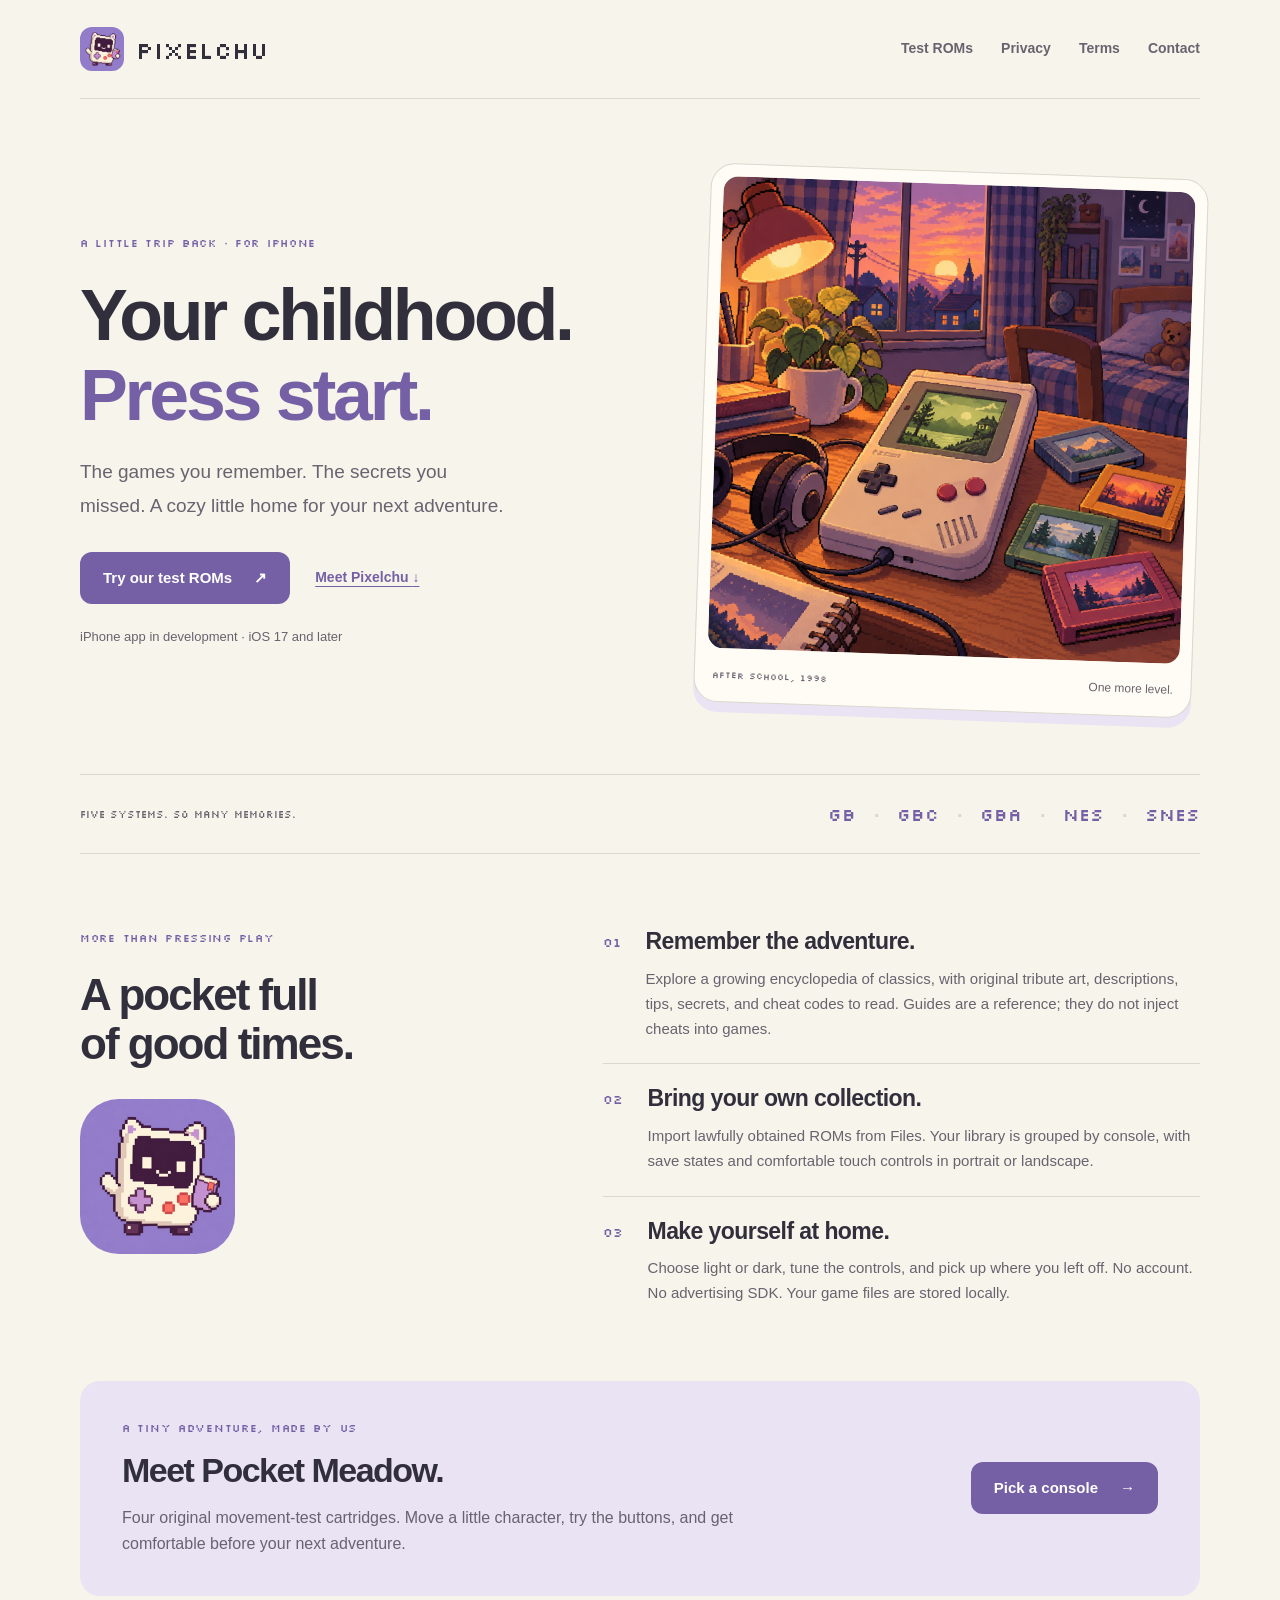
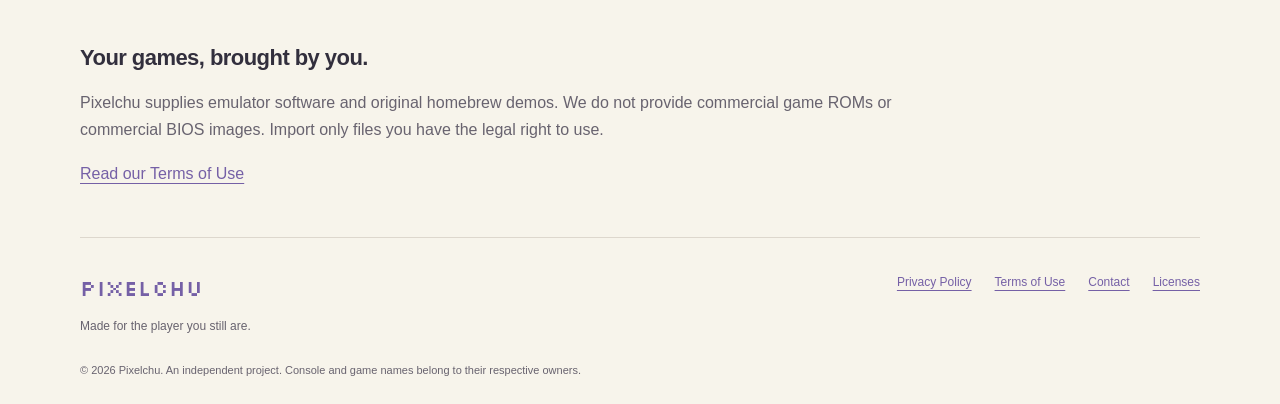
<file: index.html>
<!doctype html>
<html lang="en"><head><meta charset="utf-8"><meta name="viewport" content="width=device-width,initial-scale=1">
<meta name="color-scheme" content="light dark"><title>Pixelchu: Retro Game Emulator</title><meta name="description" content="Your childhood. Press start. A nostalgic iPhone emulator with game guides, secrets, and original homebrew demos.">
<link rel="icon" type="image/png" href="assets/icon.png"><link rel="apple-touch-icon" href="assets/icon.png"><link rel="stylesheet" href="assets/style.css"></head>
<body><a class="skip" href="#main">Skip to content</a><header class="site-header wrap">
<a class="brand" href="index.html" aria-label="Pixelchu home"><img src="assets/icon.png" width="44" height="44" alt=""><span>pixelchu</span></a>
<nav aria-label="Main navigation"><a href="downloads.html">Test ROMs</a><a href="privacy.html">Privacy</a><a href="terms.html">Terms</a><a href="contact.html">Contact</a></nav></header><main id="main" class="wrap">
<section class="hero"><div class="hero-copy"><p class="eyebrow">A LITTLE TRIP BACK · FOR IPHONE</p>
<h1>Your childhood.<br><span>Press start.</span></h1><p class="lead">The games you remember. The secrets you missed. A cozy little home for your next adventure.</p>
<div class="actions"><a class="button" href="downloads.html">Try our test ROMs <span aria-hidden="true">↗</span></a><a class="text-link" href="#inside">Meet Pixelchu <span aria-hidden="true">↓</span></a></div>
<p class="quiet">iPhone app in development · iOS 17 and later</p></div>
<figure class="memory"><img src="assets/bedroom.png" width="1024" height="1024" alt="Original pixel illustration of a cozy childhood bedroom with a handheld console by a sunset window"><figcaption><span>AFTER SCHOOL, 1998</span><span>One more level.</span></figcaption></figure></section>
<div class="console-strip" aria-label="Supported systems"><span>FIVE SYSTEMS. SO MANY MEMORIES.</span><p>GB <b>·</b> GBC <b>·</b> GBA <b>·</b> NES <b>·</b> SNES</p></div>
<section id="inside" class="inside section"><div><p class="eyebrow">MORE THAN PRESSING PLAY</p><h2>A pocket full<br>of good times.</h2><img class="mascot" src="assets/icon.png" width="180" height="180" alt="Pixelchu's handheld mascot with a pocket journal" loading="lazy"></div>
<div class="feature-list"><article><span class="number">01</span><div><h3>Remember the adventure.</h3><p>Explore a growing encyclopedia of classics, with original tribute art, descriptions, tips, secrets, and cheat codes to read. Guides are a reference; they do not inject cheats into games.</p></div></article>
<article><span class="number">02</span><div><h3>Bring your own collection.</h3><p>Import lawfully obtained ROMs from Files. Your library is grouped by console, with save states and comfortable touch controls in portrait or landscape.</p></div></article>
<article><span class="number">03</span><div><h3>Make yourself at home.</h3><p>Choose light or dark, tune the controls, and pick up where you left off. No account. No advertising SDK. Your game files are stored locally.</p></div></article></div></section>
<section class="homebrew-banner"><div><p class="eyebrow">A TINY ADVENTURE, MADE BY US</p><h2>Meet Pocket Meadow.</h2><p>Four original movement-test cartridges. Move a little character, try the buttons, and get comfortable before your next adventure.</p></div><a class="button" href="downloads.html">Pick a console <span aria-hidden="true">→</span></a></section>
<section class="plain-note"><h3>Your games, brought by you.</h3><p>Pixelchu supplies emulator software and original homebrew demos. We do not provide commercial game ROMs or commercial BIOS images. Import only files you have the legal right to use.</p><a href="terms.html">Read our Terms of Use</a></section>
</main>
<footer class="wrap"><div><a class="wordmark" href="index.html">pixelchu</a><p>Made for the player you still are.</p></div>
<nav aria-label="Footer navigation"><a href="privacy.html">Privacy Policy</a><a href="terms.html">Terms of Use</a><a href="contact.html">Contact</a><a href="licenses.html">Licenses</a></nav>
<p class="fineprint">© 2026 Pixelchu. An independent project. Console and game names belong to their respective owners.</p></footer></body></html>
</file>
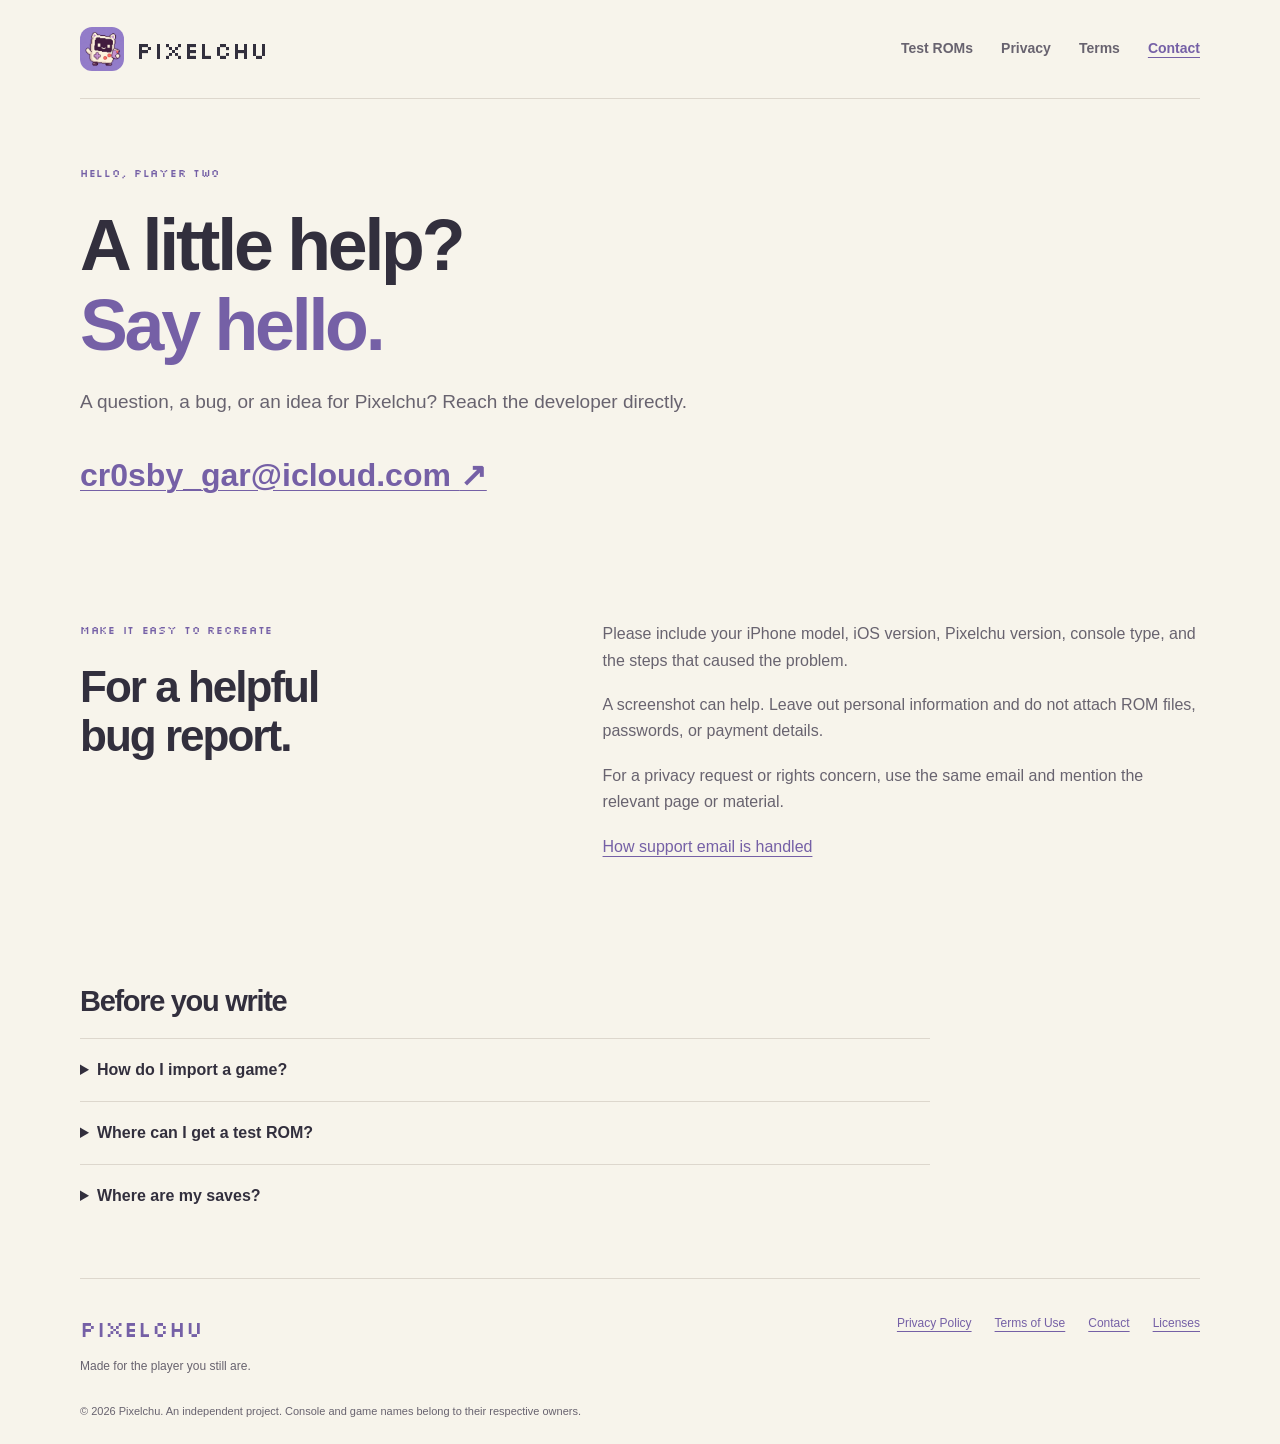
<file: contact.html>
<!doctype html>
<html lang="en"><head><meta charset="utf-8"><meta name="viewport" content="width=device-width,initial-scale=1">
<meta name="color-scheme" content="light dark"><title>Contact &amp; Support · Pixelchu</title><meta name="description" content="Contact the Pixelchu developer at cr0sby_gar@icloud.com.">
<link rel="icon" type="image/png" href="assets/icon.png"><link rel="apple-touch-icon" href="assets/icon.png"><link rel="stylesheet" href="assets/style.css"></head>
<body><a class="skip" href="#main">Skip to content</a><header class="site-header wrap">
<a class="brand" href="index.html" aria-label="Pixelchu home"><img src="assets/icon.png" width="44" height="44" alt=""><span>pixelchu</span></a>
<nav aria-label="Main navigation"><a href="downloads.html">Test ROMs</a><a href="privacy.html">Privacy</a><a href="terms.html">Terms</a><a href="contact.html" aria-current="page">Contact</a></nav></header><main id="main" class="wrap">
<section class="page-intro"><p class="eyebrow">HELLO, PLAYER TWO</p><h1>A little help?<br><span>Say hello.</span></h1><p class="lead">A question, a bug, or an idea for Pixelchu? Reach the developer directly.</p><a class="email-link" href="mailto:cr0sby_gar@icloud.com">cr0sby_gar@icloud.com <span aria-hidden="true">↗</span></a></section>
<section class="two-column section"><div><p class="eyebrow">MAKE IT EASY TO RECREATE</p><h2>For a helpful<br>bug report.</h2></div><div class="prose"><p>Please include your iPhone model, iOS version, Pixelchu version, console type, and the steps that caused the problem.</p><p>A screenshot can help. Leave out personal information and do not attach ROM files, passwords, or payment details.</p><p>For a privacy request or rights concern, use the same email and mention the relevant page or material.</p><a href="privacy.html">How support email is handled</a></div></section>
<section class="plain-note"><h2>Before you write</h2><details><summary>How do I import a game?</summary><p>Put a lawfully obtained, uncompressed ROM in Files. In My games, tap Import a game and select it. Accepted extensions: .gb, .gbc, .gba, .nes, .sfc and .smc. Extract ZIP files first.</p></details><details><summary>Where can I get a test ROM?</summary><p>Our <a href="downloads.html">Pocket Meadow downloads</a> are original, MIT-licensed movement tests. They are also included in the app.</p></details><details><summary>Where are my saves?</summary><p>Pixelchu stores saves in its private app container. It does not provide cloud sync. Deleting a game removes its local saves, and deleting the app removes its local data. Your device backups are managed separately by Apple.</p></details></section>
</main>
<footer class="wrap"><div><a class="wordmark" href="index.html">pixelchu</a><p>Made for the player you still are.</p></div>
<nav aria-label="Footer navigation"><a href="privacy.html">Privacy Policy</a><a href="terms.html">Terms of Use</a><a href="contact.html">Contact</a><a href="licenses.html">Licenses</a></nav>
<p class="fineprint">© 2026 Pixelchu. An independent project. Console and game names belong to their respective owners.</p></footer></body></html>
</file>
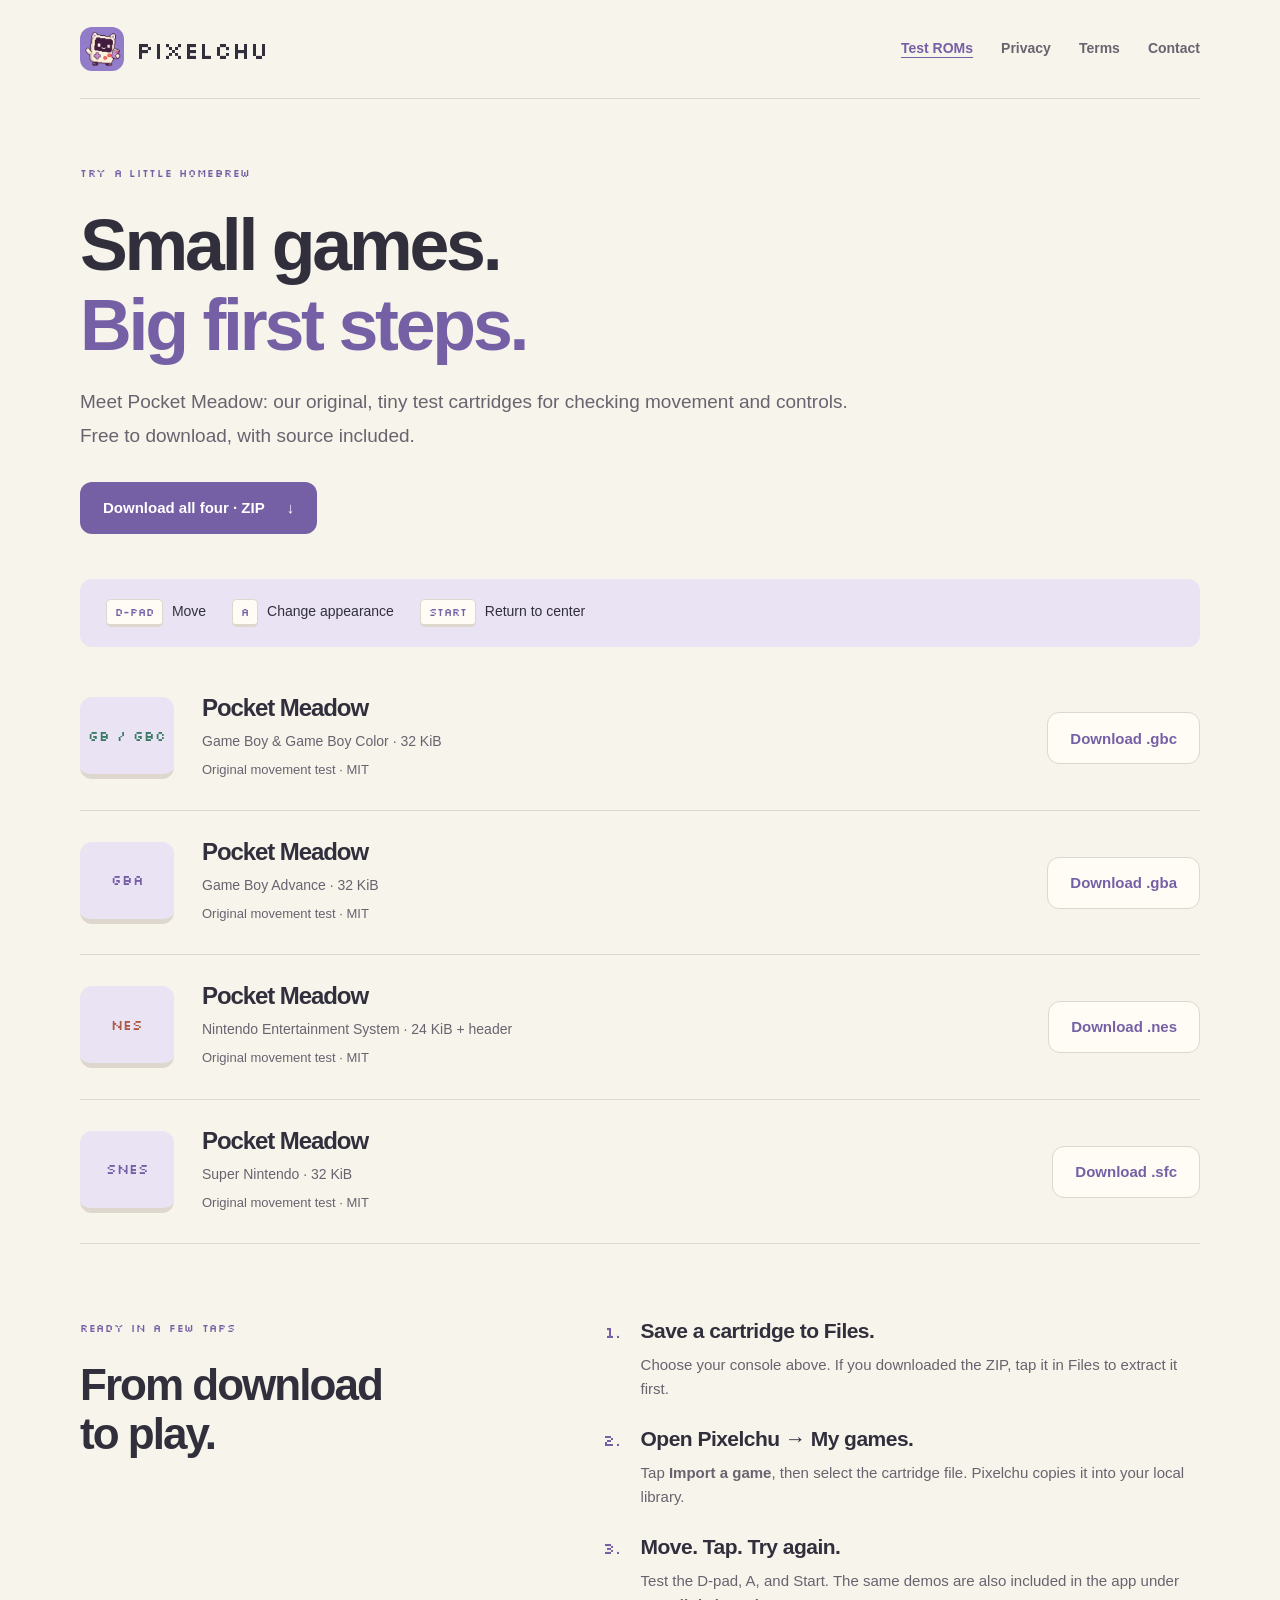
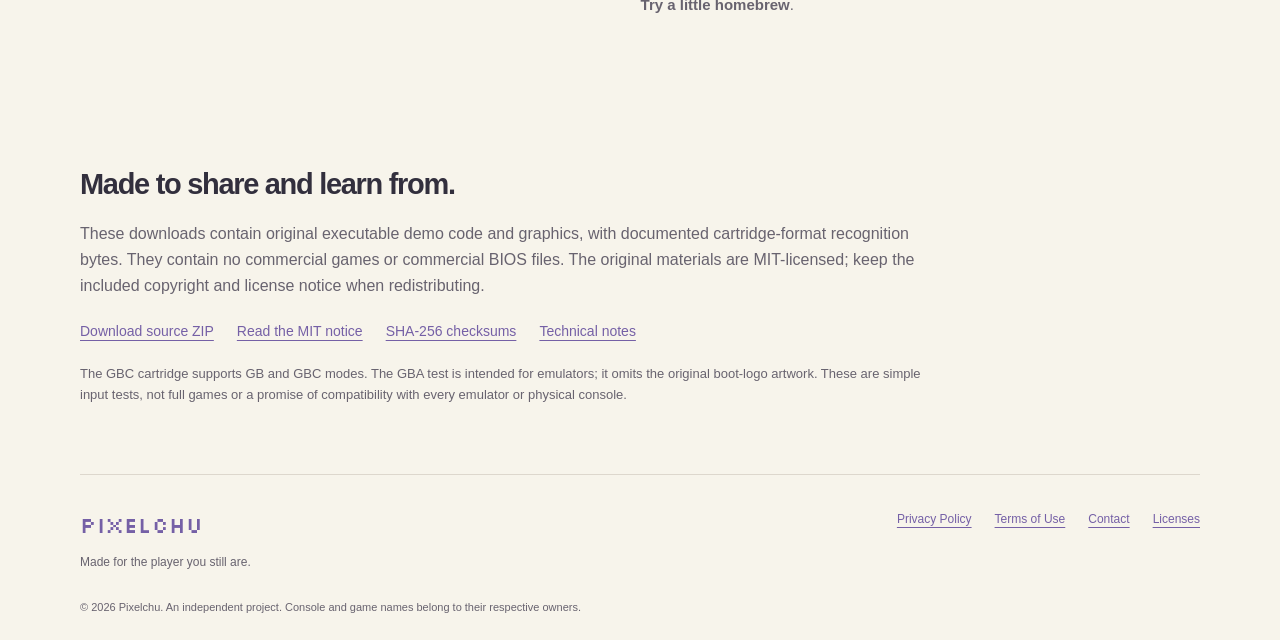
<file: downloads.html>
<!doctype html>
<html lang="en"><head><meta charset="utf-8"><meta name="viewport" content="width=device-width,initial-scale=1">
<meta name="color-scheme" content="light dark"><title>Original Test ROMs · Pixelchu</title><meta name="description" content="Original Pocket Meadow homebrew tests for GB/GBC, GBA, NES and SNES, with source, MIT license, and checksums.">
<link rel="icon" type="image/png" href="assets/icon.png"><link rel="apple-touch-icon" href="assets/icon.png"><link rel="stylesheet" href="assets/style.css"></head>
<body><a class="skip" href="#main">Skip to content</a><header class="site-header wrap">
<a class="brand" href="index.html" aria-label="Pixelchu home"><img src="assets/icon.png" width="44" height="44" alt=""><span>pixelchu</span></a>
<nav aria-label="Main navigation"><a href="downloads.html" aria-current="page">Test ROMs</a><a href="privacy.html">Privacy</a><a href="terms.html">Terms</a><a href="contact.html">Contact</a></nav></header><main id="main" class="wrap">
<section class="page-intro"><p class="eyebrow">TRY A LITTLE HOMEBREW</p><h1>Small games.<br><span>Big first steps.</span></h1><p class="lead">Meet Pocket Meadow: our original, tiny test cartridges for checking movement and controls. Free to download, with source included.</p><a class="button" href="downloads/pocket-meadow-all.zip" download>Download all four · ZIP <span aria-hidden="true">↓</span></a></section>
<div class="controls-note"><span><kbd>D-pad</kbd> Move</span><span><kbd>A</kbd> Change appearance</span><span><kbd>Start</kbd> Return to center</span></div><section aria-label="Cartridge downloads"><article class="download-row"><div class="console-label gbc">GB / GBC</div><div class="download-info"><h2>Pocket Meadow</h2><p>Game Boy & Game Boy Color · 32 KiB</p><span class="small">Original movement test · MIT</span></div><a class="button secondary" href="downloads/pocket-meadow-gbc.gbc" download>Download .gbc<span class="sr-only"> for Game Boy & Game Boy Color</span></a></article><article class="download-row"><div class="console-label gba">GBA</div><div class="download-info"><h2>Pocket Meadow</h2><p>Game Boy Advance · 32 KiB</p><span class="small">Original movement test · MIT</span></div><a class="button secondary" href="downloads/pocket-meadow-gba.gba" download>Download .gba<span class="sr-only"> for Game Boy Advance</span></a></article><article class="download-row"><div class="console-label nes">NES</div><div class="download-info"><h2>Pocket Meadow</h2><p>Nintendo Entertainment System · 24 KiB + header</p><span class="small">Original movement test · MIT</span></div><a class="button secondary" href="downloads/pocket-meadow-nes.nes" download>Download .nes<span class="sr-only"> for Nintendo Entertainment System</span></a></article><article class="download-row"><div class="console-label snes">SNES</div><div class="download-info"><h2>Pocket Meadow</h2><p>Super Nintendo · 32 KiB</p><span class="small">Original movement test · MIT</span></div><a class="button secondary" href="downloads/pocket-meadow-snes.sfc" download>Download .sfc<span class="sr-only"> for Super Nintendo</span></a></article>
</section><section class="two-column section"><div><p class="eyebrow">READY IN A FEW TAPS</p><h2>From download<br>to play.</h2></div><ol class="steps"><li><h3>Save a cartridge to Files.</h3><p>Choose your console above. If you downloaded the ZIP, tap it in Files to extract it first.</p></li><li><h3>Open Pixelchu → My games.</h3><p>Tap <strong>Import a game</strong>, then select the cartridge file. Pixelchu copies it into your local library.</p></li><li><h3>Move. Tap. Try again.</h3><p>Test the D-pad, A, and Start. The same demos are also included in the app under <strong>Try a little homebrew</strong>.</p></li></ol></section>
<section class="plain-note"><h2>Made to share and learn from.</h2><p>These downloads contain original executable demo code and graphics, with documented cartridge-format recognition bytes. They contain no commercial games or commercial BIOS files. The original materials are MIT-licensed; keep the included copyright and license notice when redistributing.</p><div class="resource-links"><a href="downloads/pocket-meadow-source.zip" download>Download source ZIP</a><a href="downloads/LICENSE.txt">Read the MIT notice</a><a href="downloads/SHA256SUMS.txt">SHA-256 checksums</a><a href="downloads/README.txt">Technical notes</a></div><p class="small">The GBC cartridge supports GB and GBC modes. The GBA test is intended for emulators; it omits the original boot-logo artwork. These are simple input tests, not full games or a promise of compatibility with every emulator or physical console.</p></section>
</main>
<footer class="wrap"><div><a class="wordmark" href="index.html">pixelchu</a><p>Made for the player you still are.</p></div>
<nav aria-label="Footer navigation"><a href="privacy.html">Privacy Policy</a><a href="terms.html">Terms of Use</a><a href="contact.html">Contact</a><a href="licenses.html">Licenses</a></nav>
<p class="fineprint">© 2026 Pixelchu. An independent project. Console and game names belong to their respective owners.</p></footer></body></html>
</file>
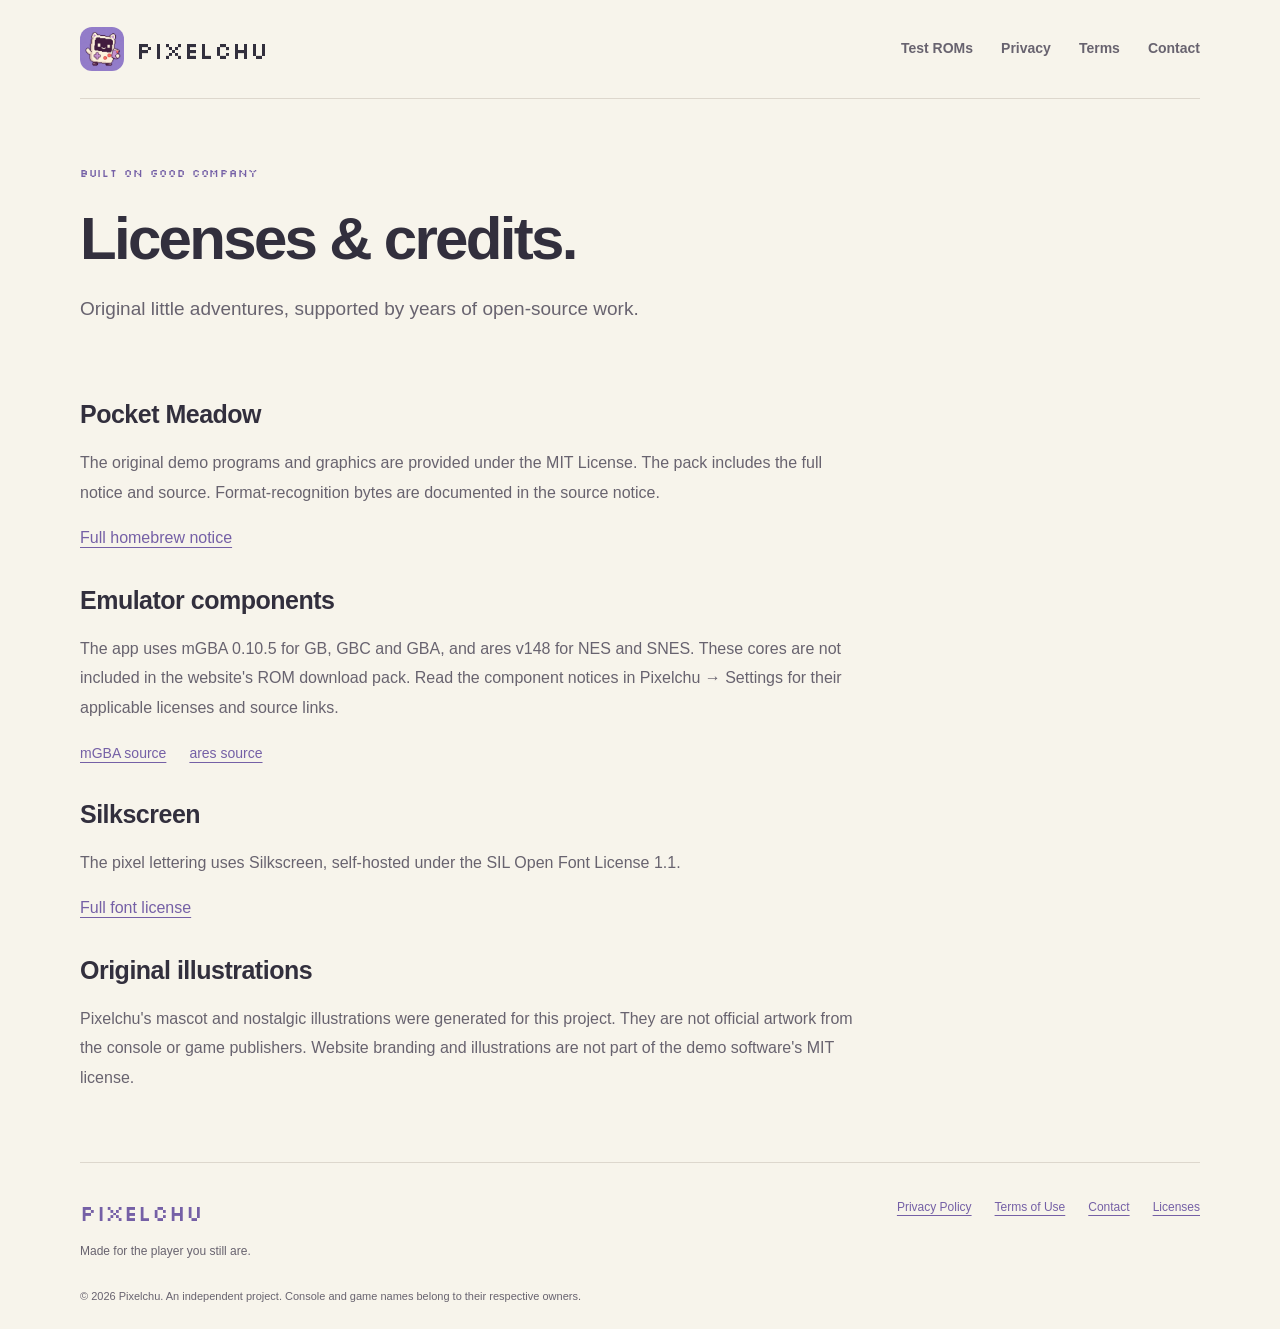
<file: licenses.html>
<!doctype html>
<html lang="en"><head><meta charset="utf-8"><meta name="viewport" content="width=device-width,initial-scale=1">
<meta name="color-scheme" content="light dark"><title>Licenses &amp; Credits · Pixelchu</title><meta name="description" content="Homebrew, emulator and font licensing information for Pixelchu.">
<link rel="icon" type="image/png" href="assets/icon.png"><link rel="apple-touch-icon" href="assets/icon.png"><link rel="stylesheet" href="assets/style.css"></head>
<body><a class="skip" href="#main">Skip to content</a><header class="site-header wrap">
<a class="brand" href="index.html" aria-label="Pixelchu home"><img src="assets/icon.png" width="44" height="44" alt=""><span>pixelchu</span></a>
<nav aria-label="Main navigation"><a href="downloads.html">Test ROMs</a><a href="privacy.html">Privacy</a><a href="terms.html">Terms</a><a href="contact.html">Contact</a></nav></header><main id="main" class="wrap">
<section class="page-intro compact"><p class="eyebrow">BUILT ON GOOD COMPANY</p><h1>Licenses & credits.</h1><p class="lead">Original little adventures, supported by years of open-source work.</p></section>
<article class="legal-copy standalone"><section><h2>Pocket Meadow</h2><p>The original demo programs and graphics are provided under the MIT License. The pack includes the full notice and source. Format-recognition bytes are documented in the source notice.</p><a href="downloads/LICENSE.txt">Full homebrew notice</a></section>
<section><h2>Emulator components</h2><p>The app uses mGBA 0.10.5 for GB, GBC and GBA, and ares v148 for NES and SNES. These cores are not included in the website's ROM download pack. Read the component notices in Pixelchu → Settings for their applicable licenses and source links.</p><div class="resource-links"><a href="https://github.com/mgba-emu/mgba/tree/0.10.5">mGBA source</a><a href="https://github.com/ares-emulator/ares/tree/v148">ares source</a></div></section>
<section><h2>Silkscreen</h2><p>The pixel lettering uses Silkscreen, self-hosted under the SIL Open Font License 1.1.</p><a href="assets/font-license.txt">Full font license</a></section>
<section><h2>Original illustrations</h2><p>Pixelchu's mascot and nostalgic illustrations were generated for this project. They are not official artwork from the console or game publishers. Website branding and illustrations are not part of the demo software's MIT license.</p></section></article>
</main>
<footer class="wrap"><div><a class="wordmark" href="index.html">pixelchu</a><p>Made for the player you still are.</p></div>
<nav aria-label="Footer navigation"><a href="privacy.html">Privacy Policy</a><a href="terms.html">Terms of Use</a><a href="contact.html">Contact</a><a href="licenses.html">Licenses</a></nav>
<p class="fineprint">© 2026 Pixelchu. An independent project. Console and game names belong to their respective owners.</p></footer></body></html>
</file>
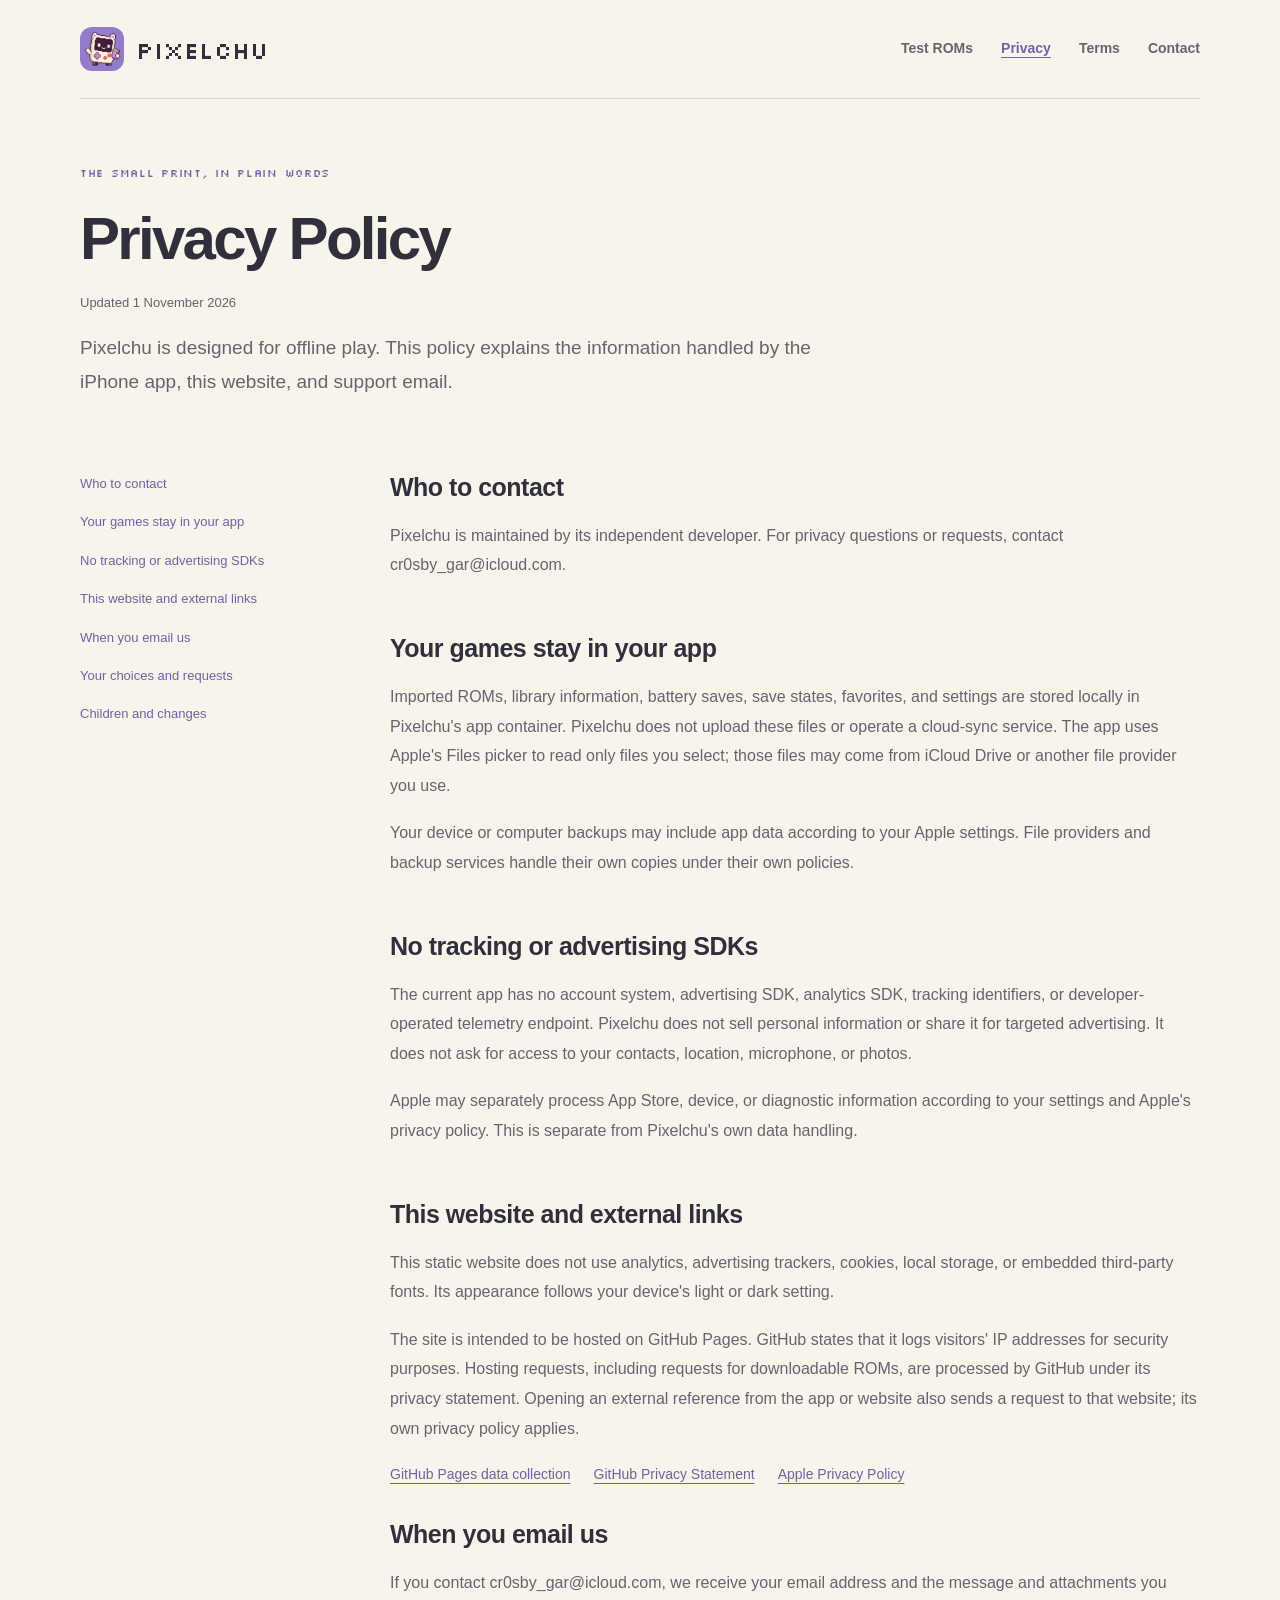
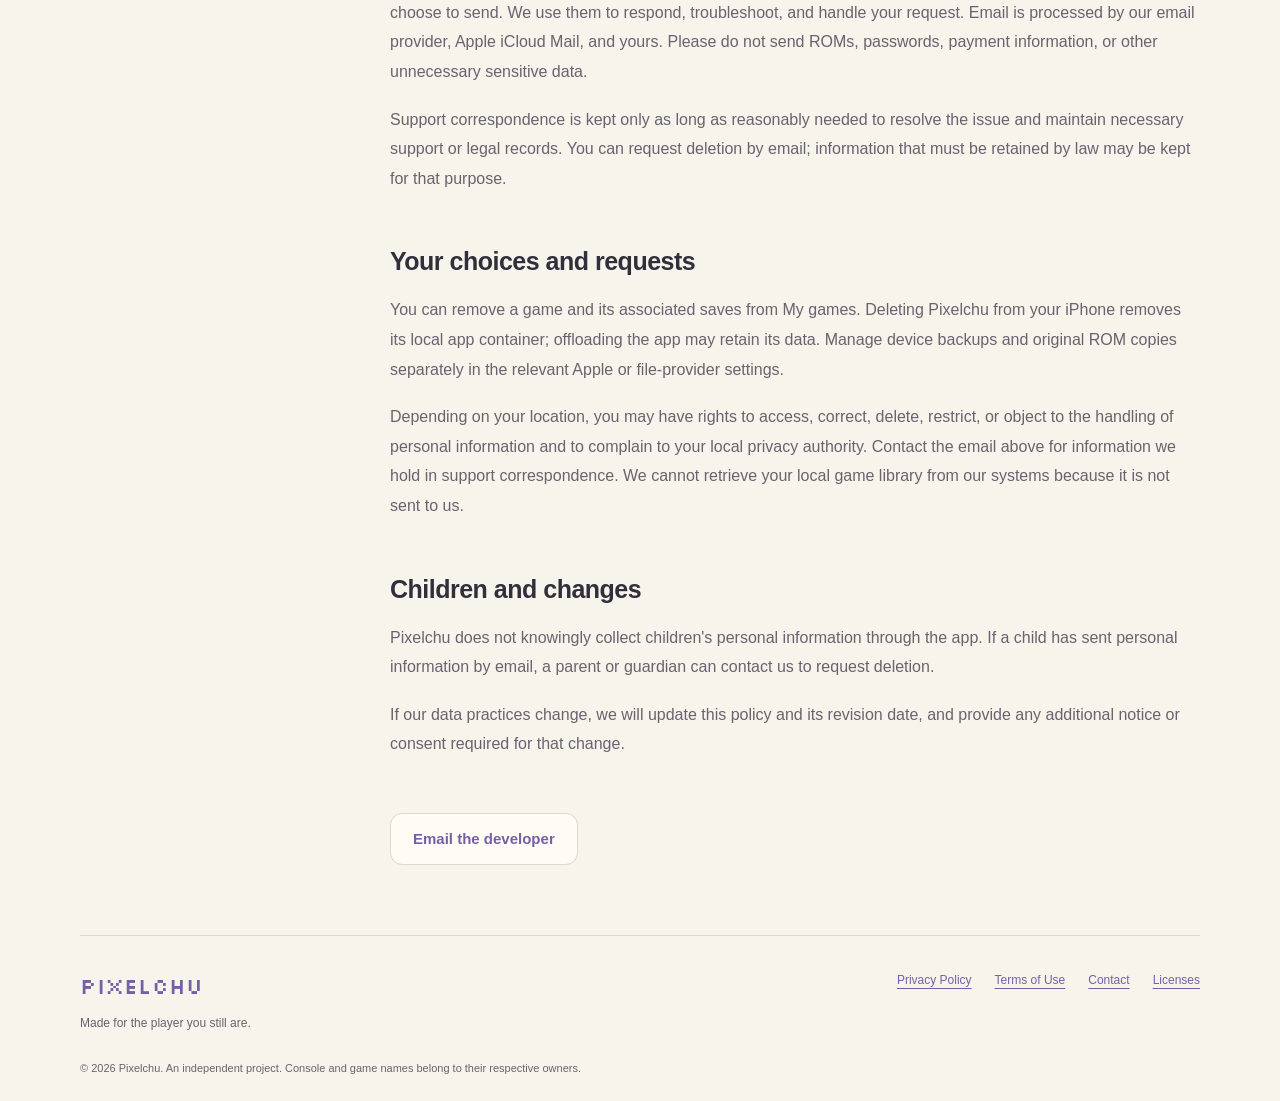
<file: privacy.html>
<!doctype html>
<html lang="en"><head><meta charset="utf-8"><meta name="viewport" content="width=device-width,initial-scale=1">
<meta name="color-scheme" content="light dark"><title>Privacy Policy · Pixelchu</title><meta name="description" content="Pixelchu is designed for offline play. This policy explains the information handled by the iPhone app, this website, and support email.">
<link rel="icon" type="image/png" href="assets/icon.png"><link rel="apple-touch-icon" href="assets/icon.png"><link rel="stylesheet" href="assets/style.css"></head>
<body><a class="skip" href="#main">Skip to content</a><header class="site-header wrap">
<a class="brand" href="index.html" aria-label="Pixelchu home"><img src="assets/icon.png" width="44" height="44" alt=""><span>pixelchu</span></a>
<nav aria-label="Main navigation"><a href="downloads.html">Test ROMs</a><a href="privacy.html" aria-current="page">Privacy</a><a href="terms.html">Terms</a><a href="contact.html">Contact</a></nav></header><main id="main" class="wrap"><header class="page-intro compact"><p class="eyebrow">THE SMALL PRINT, IN PLAIN WORDS</p><h1>Privacy Policy</h1><p class="quiet">Updated 1 November 2026</p><p class="lead">Pixelchu is designed for offline play. This policy explains the information handled by the iPhone app, this website, and support email.</p></header><div class="legal-layout"><aside><nav aria-label="On this page"><a href="#section-1">Who to contact</a><a href="#section-2">Your games stay in your app</a><a href="#section-3">No tracking or advertising SDKs</a><a href="#section-4">This website and external links</a><a href="#section-5">When you email us</a><a href="#section-6">Your choices and requests</a><a href="#section-7">Children and changes</a></nav></aside><article class="legal-copy"><section id="section-1"><h2>Who to contact</h2><p>Pixelchu is maintained by its independent developer. For privacy questions or requests, contact cr0sby_gar@icloud.com.</p><div class="resource-links"></div></section><section id="section-2"><h2>Your games stay in your app</h2><p>Imported ROMs, library information, battery saves, save states, favorites, and settings are stored locally in Pixelchu&#x27;s app container. Pixelchu does not upload these files or operate a cloud-sync service. The app uses Apple&#x27;s Files picker to read only files you select; those files may come from iCloud Drive or another file provider you use.</p><p>Your device or computer backups may include app data according to your Apple settings. File providers and backup services handle their own copies under their own policies.</p><div class="resource-links"></div></section><section id="section-3"><h2>No tracking or advertising SDKs</h2><p>The current app has no account system, advertising SDK, analytics SDK, tracking identifiers, or developer-operated telemetry endpoint. Pixelchu does not sell personal information or share it for targeted advertising. It does not ask for access to your contacts, location, microphone, or photos.</p><p>Apple may separately process App Store, device, or diagnostic information according to your settings and Apple&#x27;s privacy policy. This is separate from Pixelchu&#x27;s own data handling.</p><div class="resource-links"></div></section><section id="section-4"><h2>This website and external links</h2><p>This static website does not use analytics, advertising trackers, cookies, local storage, or embedded third-party fonts. Its appearance follows your device&#x27;s light or dark setting.</p><p>The site is intended to be hosted on GitHub Pages. GitHub states that it logs visitors&#x27; IP addresses for security purposes. Hosting requests, including requests for downloadable ROMs, are processed by GitHub under its privacy statement. Opening an external reference from the app or website also sends a request to that website; its own privacy policy applies.</p><div class="resource-links"><a href="https://docs.github.com/en/pages/getting-started-with-github-pages/what-is-github-pages#data-collection">GitHub Pages data collection</a><a href="https://docs.github.com/en/site-policy/privacy-policies/github-general-privacy-statement">GitHub Privacy Statement</a><a href="https://www.apple.com/legal/privacy/">Apple Privacy Policy</a></div></section><section id="section-5"><h2>When you email us</h2><p>If you contact cr0sby_gar@icloud.com, we receive your email address and the message and attachments you choose to send. We use them to respond, troubleshoot, and handle your request. Email is processed by our email provider, Apple iCloud Mail, and yours. Please do not send ROMs, passwords, payment information, or other unnecessary sensitive data.</p><p>Support correspondence is kept only as long as reasonably needed to resolve the issue and maintain necessary support or legal records. You can request deletion by email; information that must be retained by law may be kept for that purpose.</p><div class="resource-links"></div></section><section id="section-6"><h2>Your choices and requests</h2><p>You can remove a game and its associated saves from My games. Deleting Pixelchu from your iPhone removes its local app container; offloading the app may retain its data. Manage device backups and original ROM copies separately in the relevant Apple or file-provider settings.</p><p>Depending on your location, you may have rights to access, correct, delete, restrict, or object to the handling of personal information and to complain to your local privacy authority. Contact the email above for information we hold in support correspondence. We cannot retrieve your local game library from our systems because it is not sent to us.</p><div class="resource-links"></div></section><section id="section-7"><h2>Children and changes</h2><p>Pixelchu does not knowingly collect children&#x27;s personal information through the app. If a child has sent personal information by email, a parent or guardian can contact us to request deletion.</p><p>If our data practices change, we will update this policy and its revision date, and provide any additional notice or consent required for that change.</p><div class="resource-links"></div></section><a class="button secondary" href="mailto:cr0sby_gar@icloud.com">Email the developer</a></article></div></main>
<footer class="wrap"><div><a class="wordmark" href="index.html">pixelchu</a><p>Made for the player you still are.</p></div>
<nav aria-label="Footer navigation"><a href="privacy.html">Privacy Policy</a><a href="terms.html">Terms of Use</a><a href="contact.html">Contact</a><a href="licenses.html">Licenses</a></nav>
<p class="fineprint">© 2026 Pixelchu. An independent project. Console and game names belong to their respective owners.</p></footer></body></html>
</file>
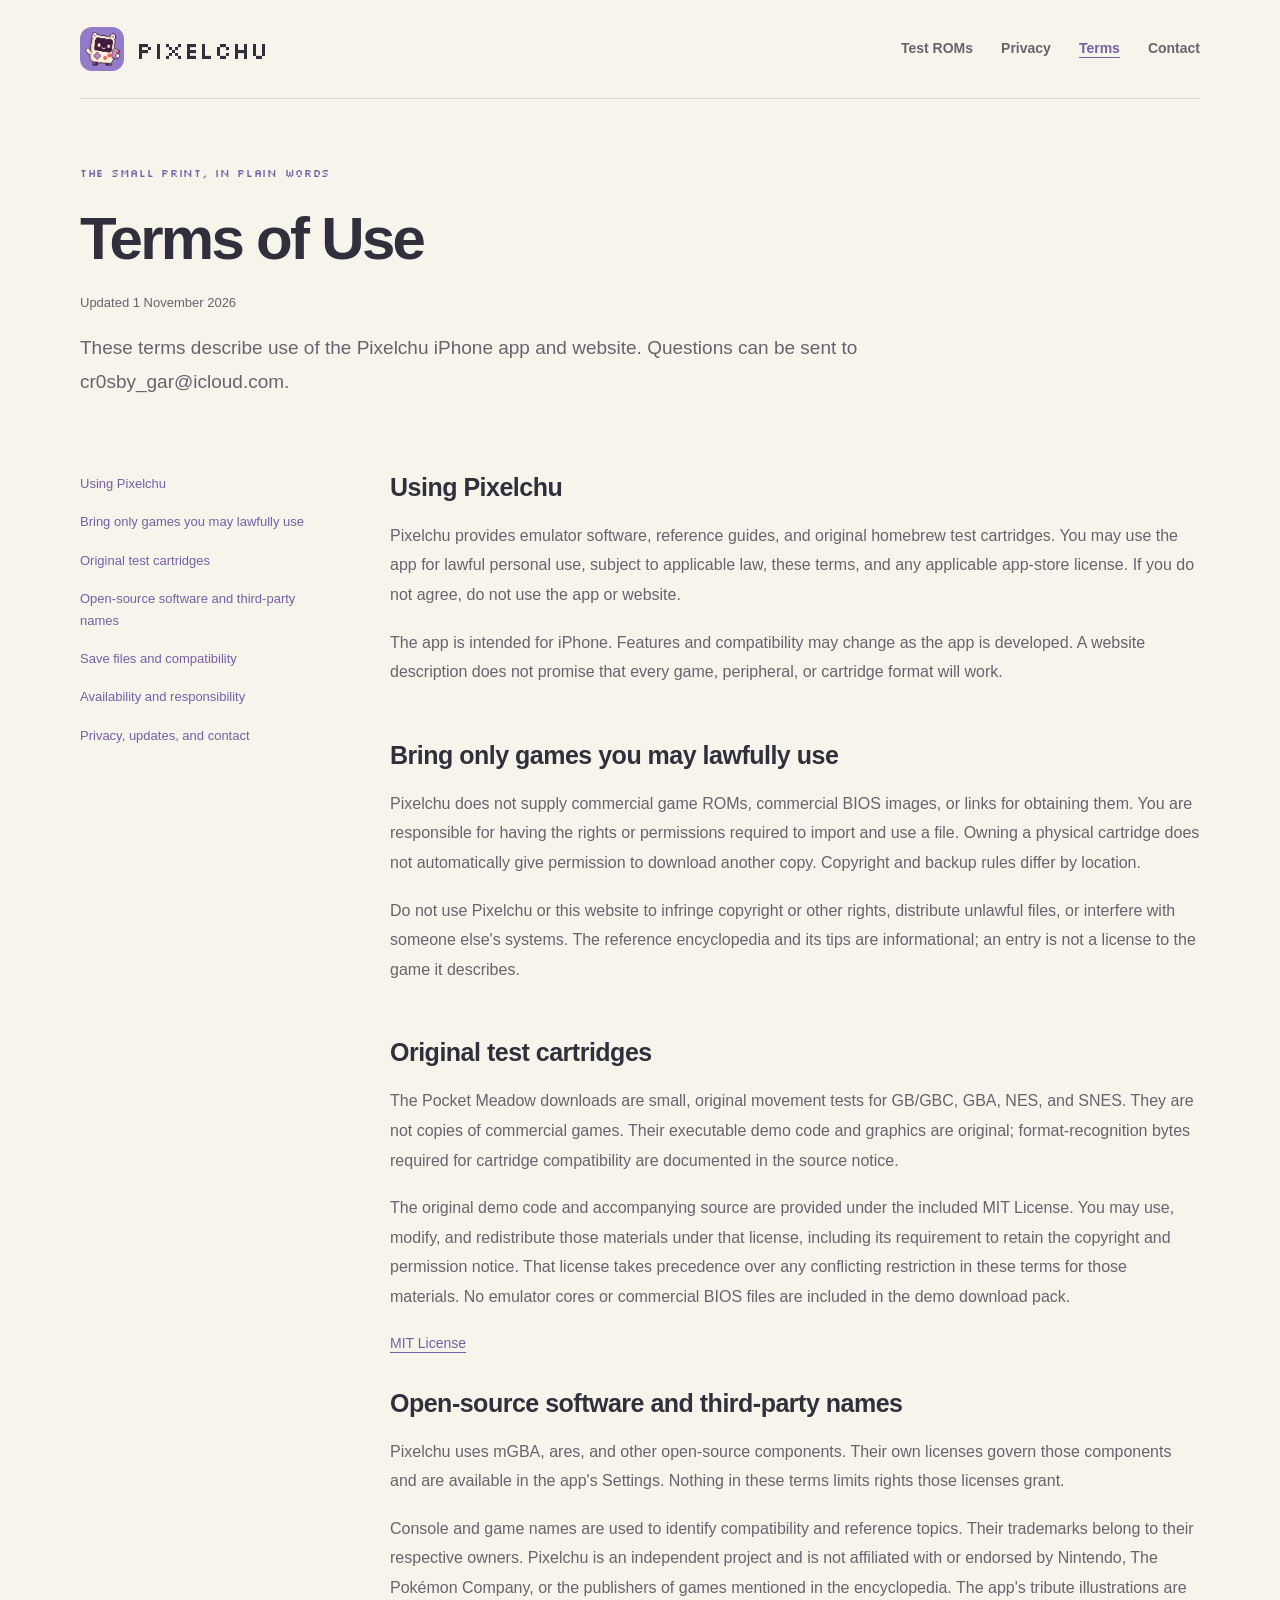
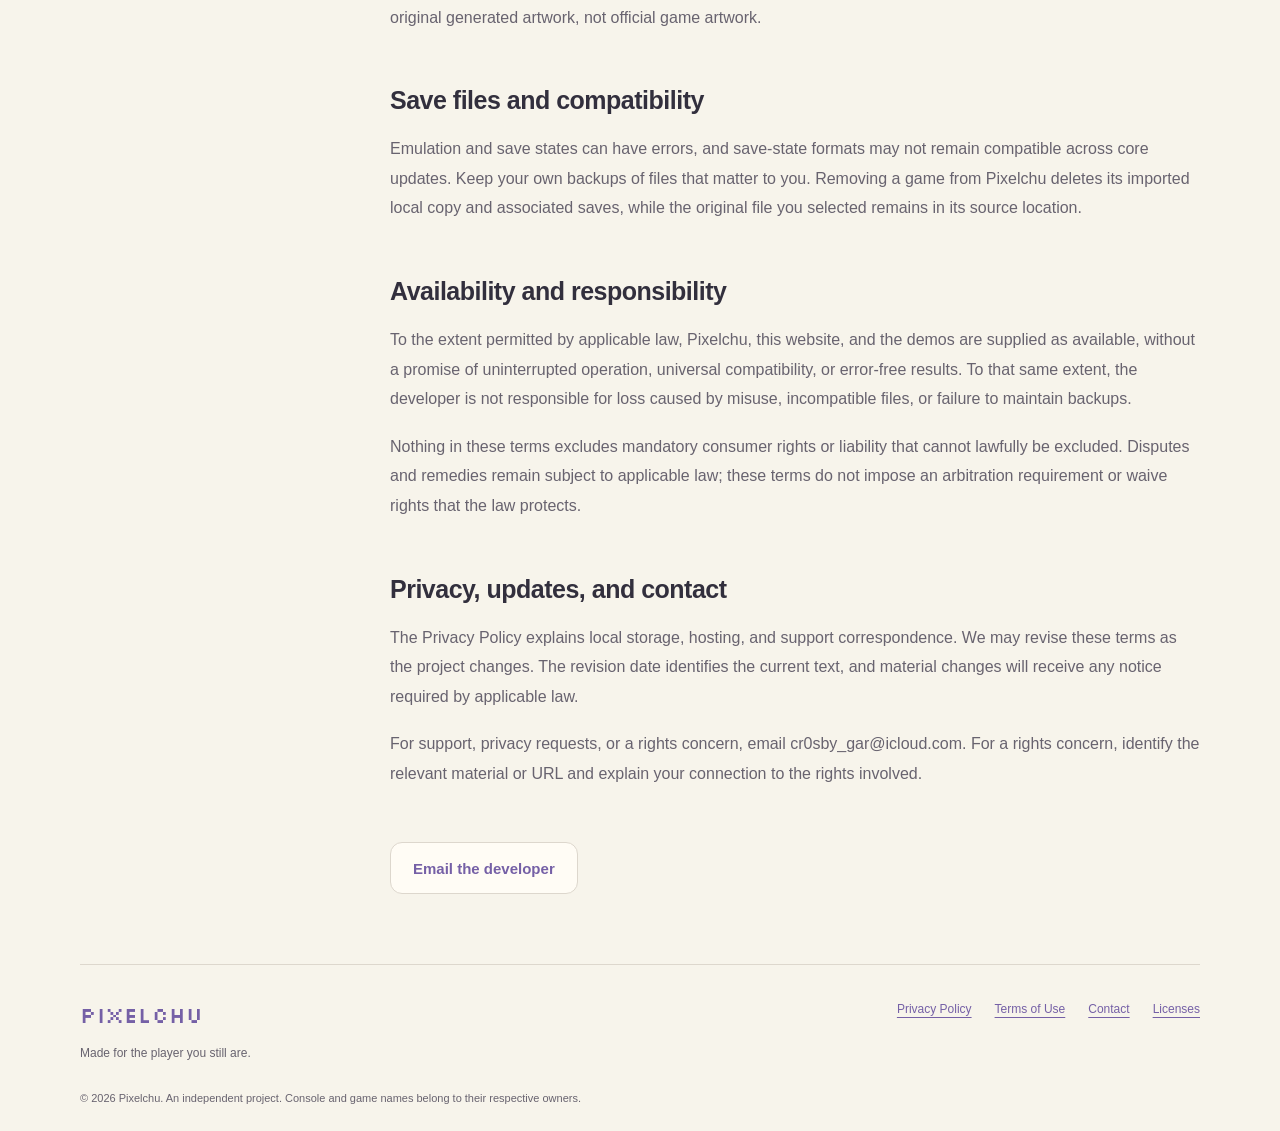
<file: terms.html>
<!doctype html>
<html lang="en"><head><meta charset="utf-8"><meta name="viewport" content="width=device-width,initial-scale=1">
<meta name="color-scheme" content="light dark"><title>Terms of Use · Pixelchu</title><meta name="description" content="These terms describe use of the Pixelchu iPhone app and website. Questions can be sent to cr0sby_gar@icloud.com.">
<link rel="icon" type="image/png" href="assets/icon.png"><link rel="apple-touch-icon" href="assets/icon.png"><link rel="stylesheet" href="assets/style.css"></head>
<body><a class="skip" href="#main">Skip to content</a><header class="site-header wrap">
<a class="brand" href="index.html" aria-label="Pixelchu home"><img src="assets/icon.png" width="44" height="44" alt=""><span>pixelchu</span></a>
<nav aria-label="Main navigation"><a href="downloads.html">Test ROMs</a><a href="privacy.html">Privacy</a><a href="terms.html" aria-current="page">Terms</a><a href="contact.html">Contact</a></nav></header><main id="main" class="wrap"><header class="page-intro compact"><p class="eyebrow">THE SMALL PRINT, IN PLAIN WORDS</p><h1>Terms of Use</h1><p class="quiet">Updated 1 November 2026</p><p class="lead">These terms describe use of the Pixelchu iPhone app and website. Questions can be sent to cr0sby_gar@icloud.com.</p></header><div class="legal-layout"><aside><nav aria-label="On this page"><a href="#section-1">Using Pixelchu</a><a href="#section-2">Bring only games you may lawfully use</a><a href="#section-3">Original test cartridges</a><a href="#section-4">Open-source software and third-party names</a><a href="#section-5">Save files and compatibility</a><a href="#section-6">Availability and responsibility</a><a href="#section-7">Privacy, updates, and contact</a></nav></aside><article class="legal-copy"><section id="section-1"><h2>Using Pixelchu</h2><p>Pixelchu provides emulator software, reference guides, and original homebrew test cartridges. You may use the app for lawful personal use, subject to applicable law, these terms, and any applicable app-store license. If you do not agree, do not use the app or website.</p><p>The app is intended for iPhone. Features and compatibility may change as the app is developed. A website description does not promise that every game, peripheral, or cartridge format will work.</p><div class="resource-links"></div></section><section id="section-2"><h2>Bring only games you may lawfully use</h2><p>Pixelchu does not supply commercial game ROMs, commercial BIOS images, or links for obtaining them. You are responsible for having the rights or permissions required to import and use a file. Owning a physical cartridge does not automatically give permission to download another copy. Copyright and backup rules differ by location.</p><p>Do not use Pixelchu or this website to infringe copyright or other rights, distribute unlawful files, or interfere with someone else&#x27;s systems. The reference encyclopedia and its tips are informational; an entry is not a license to the game it describes.</p><div class="resource-links"></div></section><section id="section-3"><h2>Original test cartridges</h2><p>The Pocket Meadow downloads are small, original movement tests for GB/GBC, GBA, NES, and SNES. They are not copies of commercial games. Their executable demo code and graphics are original; format-recognition bytes required for cartridge compatibility are documented in the source notice.</p><p>The original demo code and accompanying source are provided under the included MIT License. You may use, modify, and redistribute those materials under that license, including its requirement to retain the copyright and permission notice. That license takes precedence over any conflicting restriction in these terms for those materials. No emulator cores or commercial BIOS files are included in the demo download pack.</p><div class="resource-links"><a href="https://opensource.org/license/mit">MIT License</a></div></section><section id="section-4"><h2>Open-source software and third-party names</h2><p>Pixelchu uses mGBA, ares, and other open-source components. Their own licenses govern those components and are available in the app&#x27;s Settings. Nothing in these terms limits rights those licenses grant.</p><p>Console and game names are used to identify compatibility and reference topics. Their trademarks belong to their respective owners. Pixelchu is an independent project and is not affiliated with or endorsed by Nintendo, The Pokémon Company, or the publishers of games mentioned in the encyclopedia. The app&#x27;s tribute illustrations are original generated artwork, not official game artwork.</p><div class="resource-links"></div></section><section id="section-5"><h2>Save files and compatibility</h2><p>Emulation and save states can have errors, and save-state formats may not remain compatible across core updates. Keep your own backups of files that matter to you. Removing a game from Pixelchu deletes its imported local copy and associated saves, while the original file you selected remains in its source location.</p><div class="resource-links"></div></section><section id="section-6"><h2>Availability and responsibility</h2><p>To the extent permitted by applicable law, Pixelchu, this website, and the demos are supplied as available, without a promise of uninterrupted operation, universal compatibility, or error-free results. To that same extent, the developer is not responsible for loss caused by misuse, incompatible files, or failure to maintain backups.</p><p>Nothing in these terms excludes mandatory consumer rights or liability that cannot lawfully be excluded. Disputes and remedies remain subject to applicable law; these terms do not impose an arbitration requirement or waive rights that the law protects.</p><div class="resource-links"></div></section><section id="section-7"><h2>Privacy, updates, and contact</h2><p>The Privacy Policy explains local storage, hosting, and support correspondence. We may revise these terms as the project changes. The revision date identifies the current text, and material changes will receive any notice required by applicable law.</p><p>For support, privacy requests, or a rights concern, email cr0sby_gar@icloud.com. For a rights concern, identify the relevant material or URL and explain your connection to the rights involved.</p><div class="resource-links"></div></section><a class="button secondary" href="mailto:cr0sby_gar@icloud.com">Email the developer</a></article></div></main>
<footer class="wrap"><div><a class="wordmark" href="index.html">pixelchu</a><p>Made for the player you still are.</p></div>
<nav aria-label="Footer navigation"><a href="privacy.html">Privacy Policy</a><a href="terms.html">Terms of Use</a><a href="contact.html">Contact</a><a href="licenses.html">Licenses</a></nav>
<p class="fineprint">© 2026 Pixelchu. An independent project. Console and game names belong to their respective owners.</p></footer></body></html>
</file>
<file: assets/style.css>
@font-face{font-family:Silkscreen;src:url("Silkscreen-Regular.ttf") format("truetype");font-display:swap}
:root{color-scheme:light dark;--bg:#f7f4eb;--surface:#fffcf5;--ink:#322f3d;--muted:#68636f;--purple:#7560a6;--tint:#eae3f4;--line:#ddd7cd;--button:#7560a6;--button-text:#fff;--mint:#397b64;--peach:#ad5945}
*{box-sizing:border-box}html{scroll-behavior:smooth;scroll-padding-top:28px}body{margin:0;background:var(--bg);color:var(--ink);font:16px/1.65 -apple-system,BlinkMacSystemFont,"Segoe UI",sans-serif;-webkit-font-smoothing:antialiased}a{color:var(--purple);text-decoration-thickness:1px;text-underline-offset:4px}a:hover{text-decoration-thickness:2px}a:focus-visible,summary:focus-visible{outline:3px solid var(--purple);outline-offset:5px;border-radius:3px}img{display:block;max-width:100%;height:auto}p{margin:0 0 18px}h1,h2,h3{font-weight:750;line-height:1.12;margin:0 0 20px;letter-spacing:-.045em}h1{font-size:clamp(42px,5.6vw,76px)}h2{font-size:clamp(30px,3.5vw,44px)}h3{font-size:23px;letter-spacing:-.025em}h1 span{color:var(--purple)}.wrap{width:min(1120px,calc(100% - 64px));margin-inline:auto}
.site-header{display:flex;align-items:center;justify-content:space-between;gap:24px;padding-block:27px;border-bottom:1px solid var(--line)}.brand{display:flex;gap:12px;align-items:center;text-decoration:none;color:var(--ink);font:24px Silkscreen,monospace}.brand img{border-radius:12px}.site-header nav{display:flex;gap:28px;flex-wrap:wrap}.site-header nav a{color:var(--muted);font-size:14px;font-weight:600;text-decoration:none;padding:10px 0}.site-header nav a[aria-current]{color:var(--purple);text-decoration:underline}
.hero{display:grid;grid-template-columns:1.12fr 1fr;gap:65px;align-items:center;padding:72px 0 64px}.eyebrow{font:11px/1.7 Silkscreen,monospace;letter-spacing:.065em;color:var(--purple);margin-bottom:22px}.lead{font-size:19px;line-height:1.75;color:var(--muted);max-width:600px;margin-bottom:30px}.hero .lead{max-width:430px}.actions{display:flex;gap:25px;align-items:center;flex-wrap:wrap}.button{display:inline-flex;align-items:center;justify-content:center;gap:22px;padding:15px 22px;border:1px solid transparent;border-radius:12px;background:var(--button);color:var(--button-text);text-decoration:none;font-weight:650;font-size:15px;min-height:52px;line-height:1.3}.button:hover{filter:brightness(1.08);text-decoration:none}.button.secondary{background:var(--surface);border-color:var(--line);color:var(--purple)}.text-link{font-size:14px;font-weight:600}.quiet,.small{font-size:13px;color:var(--muted)}.hero .quiet{margin:22px 0 0}
.memory{margin:0;background:var(--surface);padding:12px 12px 0;border-radius:24px;box-shadow:0 10px 0 var(--tint);border:1px solid var(--line);transform:rotate(2deg)}.memory img{width:100%;aspect-ratio:1;object-fit:cover;border-radius:15px}.memory figcaption{display:flex;justify-content:space-between;gap:10px;align-items:center;padding:17px 5px;font-size:12px;color:var(--muted)}.memory figcaption span:first-child{font:9px Silkscreen,monospace}.console-strip{display:flex;align-items:center;justify-content:space-between;padding:27px 0;border-block:1px solid var(--line);gap:20px}.console-strip>span{font:10px Silkscreen,monospace;color:var(--muted)}.console-strip p{font:18px Silkscreen,monospace;color:var(--purple);margin:0;word-spacing:8px}.console-strip b{color:var(--line)}
.section{padding-block:75px}.inside{display:grid;grid-template-columns:1fr 1.35fr;gap:80px}.mascot{width:155px;border-radius:25%;margin-top:30px}.feature-list article{display:flex;gap:25px;border-bottom:1px solid var(--line);padding:22px 0}.feature-list article:first-child{padding-top:0}.feature-list article:last-child{border:0;padding-bottom:0}.number{font:13px Silkscreen,monospace;color:var(--purple);padding-top:5px}.feature-list h3{font-size:23px;margin:0 0 12px}.feature-list p{color:var(--muted);font-size:15px;margin:0}
.homebrew-banner{padding:38px 42px;background:var(--tint);border-radius:20px;display:flex;align-items:center;gap:60px;justify-content:space-between}.homebrew-banner>div{max-width:620px}.homebrew-banner .eyebrow{margin-bottom:13px}.homebrew-banner h2{font-size:34px;margin-bottom:16px}.homebrew-banner p:last-child{margin:0;color:var(--muted)}.homebrew-banner .button{flex-shrink:0}.plain-note{padding-block:50px;max-width:850px}.plain-note p,.prose p{color:var(--muted)}.plain-note h2{font-size:29px}.plain-note h3{font-size:22px}.page-intro{padding:65px 0 45px;max-width:850px}.page-intro.compact h1{font-size:clamp(38px,5vw,60px)}.page-intro .lead{max-width:780px}
.controls-note{display:flex;flex-wrap:wrap;gap:26px;background:var(--tint);padding:20px 26px;border-radius:12px;margin:0 0 20px;font-size:14px}kbd{display:inline-block;font:11px Silkscreen,monospace;color:var(--purple);background:var(--surface);padding:5px 8px;border:1px solid var(--line);border-bottom-width:3px;border-radius:5px;margin-right:5px}.download-row{display:flex;align-items:center;gap:28px;padding:28px 0;border-bottom:1px solid var(--line)}.console-label{display:grid;place-items:center;width:94px;height:82px;flex-shrink:0;border-radius:12px;background:var(--tint);color:var(--purple);font:14px Silkscreen,monospace;border-bottom:5px solid var(--line)}.console-label.gbc{color:var(--mint)}.console-label.nes{color:var(--peach)}.download-info{flex:1}.download-info h2{font-size:24px;margin-bottom:8px}.download-info p{font-size:14px;color:var(--muted);margin:0 0 3px}
.two-column{display:grid;grid-template-columns:1fr 1.35fr;gap:80px}.steps{margin:0;padding-left:26px}.steps li{padding-left:12px;margin-bottom:25px}.steps li::marker{color:var(--purple);font-family:Silkscreen,monospace}.steps h3{font-size:21px;margin-bottom:10px}.steps p{font-size:15px;color:var(--muted)}.resource-links{display:flex;gap:12px 23px;flex-wrap:wrap;margin:20px 0;font-size:14px}.legal-layout{display:grid;grid-template-columns:245px 1fr;gap:65px;margin-bottom:70px}.legal-layout aside nav{position:sticky;top:28px;display:flex;flex-direction:column;gap:17px}.legal-layout aside a{font-size:13px;text-decoration:none}.legal-copy{min-width:0}.legal-copy section{margin-bottom:34px;scroll-margin-top:35px}.legal-copy h2{font-size:25px;letter-spacing:-.02em}.legal-copy p{color:var(--muted);font-size:16px;line-height:1.85}.legal-copy.standalone{max-width:780px;margin-bottom:70px}.email-link{font-size:clamp(19px,3.5vw,32px);font-weight:650;overflow-wrap:anywhere}.email-link span{white-space:nowrap}details{border-top:1px solid var(--line);padding:18px 0}summary{cursor:pointer;font-weight:650}details p{padding-top:15px;margin-bottom:0}
footer{display:grid;grid-template-columns:1fr 1fr;gap:25px;padding:35px 0 24px;border-top:1px solid var(--line)}.wordmark{font:22px Silkscreen,monospace;color:var(--purple);text-decoration:none}footer p{font-size:12px;color:var(--muted);margin:12px 0 0}footer nav{display:flex;justify-content:flex-end;gap:14px 23px;align-content:start;flex-wrap:wrap}footer nav a{font-size:12px}.fineprint{grid-column:1/-1;font-size:11px;margin:0;max-width:700px}.skip{position:absolute;top:-100px;left:15px;background:var(--surface);padding:10px 20px;z-index:10}.skip:focus{top:12px}.sr-only{position:absolute;width:1px;height:1px;padding:0;margin:-1px;overflow:hidden;clip:rect(0,0,0,0);white-space:nowrap;border:0}
@media(prefers-color-scheme:dark){:root{--bg:#17151d;--surface:#24212c;--ink:#f2edf7;--muted:#b0a9ba;--purple:#b9a1e8;--tint:#353040;--line:#403a4a;--button:#ac94db;--button-text:#21172f;--mint:#75c7a6;--peach:#f09a83}.memory{box-shadow:0 10px 0 #24212c}}
@media(max-width:800px){.wrap{width:min(100% - 40px,650px)}.hero{gap:40px;grid-template-columns:1fr;padding-top:50px}.hero-copy{max-width:550px}.hero .lead{max-width:520px}.memory{max-width:440px;width:100%;justify-self:center}.console-strip{flex-direction:column;align-items:flex-start;gap:15px}.inside,.two-column{grid-template-columns:1fr;gap:35px}.inside{padding-top:55px}.inside>div:first-child{position:relative;min-height:125px;padding-right:130px}.mascot{position:absolute;right:0;top:10px;width:100px;margin:0}.section{padding-block:50px}.homebrew-banner{flex-direction:column;align-items:flex-start;gap:25px;padding:30px}.legal-layout{grid-template-columns:1fr;gap:35px}.legal-layout aside nav{position:static;flex-direction:row;flex-wrap:wrap;gap:12px 20px;padding-bottom:25px;border-bottom:1px solid var(--line)}.site-header{gap:20px;align-items:flex-start;flex-wrap:wrap}.site-header nav{gap:22px}.download-row{gap:18px;flex-wrap:wrap}.download-row .button{margin-left:112px}.download-info{min-width:180px}footer{grid-template-columns:1fr}footer nav{justify-content:flex-start}.page-intro{padding-top:45px}.page-intro h1{font-size:49px}}
@media(max-width:420px){.site-header nav{gap:20px}.site-header nav a{font-size:13px}.hero h1{font-size:43px}.lead{font-size:17px}.console-strip p{font-size:15px;word-spacing:3px}.inside>div:first-child{padding-right:0;min-height:auto}.inside .mascot{position:static;width:100px;margin-top:25px}.controls-note{gap:15px;font-size:13px}.download-row .button{margin-left:0;width:100%}.download-info{min-width:0}.console-label{width:76px;height:72px;font-size:12px}.download-info h2{font-size:22px}.page-intro h1{font-size:42px}.memory figcaption span:first-child{font-size:8px}}
@media(prefers-reduced-motion:reduce){html{scroll-behavior:auto}}
</file>
